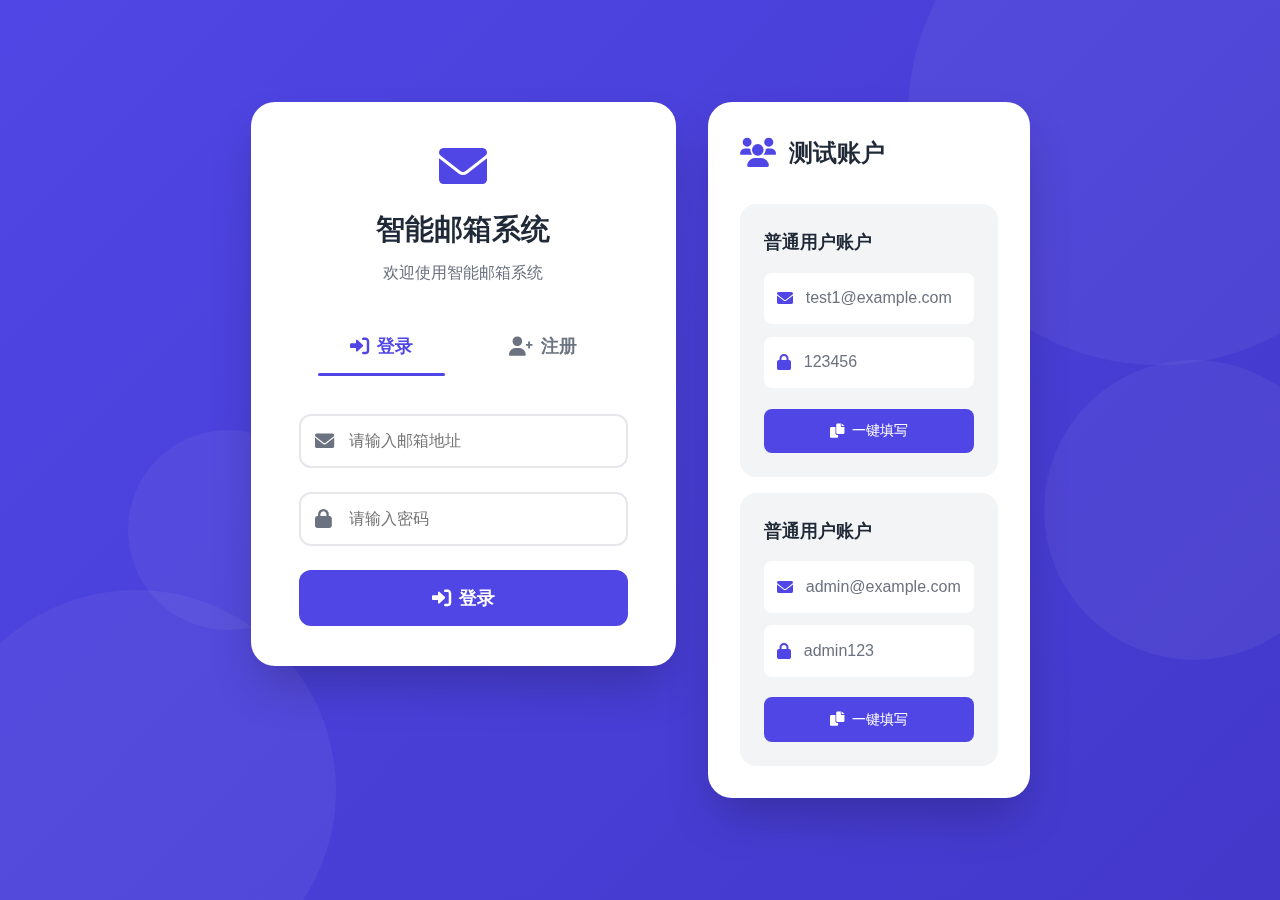
<file: 邮箱/index.html>
<!DOCTYPE html>
<html lang="zh">
<head>
    <meta charset="UTF-8">
    <meta name="viewport" content="width=device-width, initial-scale=1.0">
    <title>智能邮箱系统</title>
    <link rel="stylesheet" href="css/style.css">
    <link href="https://cdn.bootcdn.net/ajax/libs/font-awesome/6.0.0/css/all.min.css" rel="stylesheet">
</head>
<body>
    <div class="login-container">
        <!-- 背景动画 -->
        <div class="background-shapes">
            <div class="shape shape-1"></div>
            <div class="shape shape-2"></div>
            <div class="shape shape-3"></div>
            <div class="shape shape-4"></div>
        </div>
        
        <!-- 主登录区域 -->
        <div class="auth-container">
            <div class="login-box">
                <!-- 品牌区域 -->
                <div class="brand">
                    <i class="fas fa-envelope"></i>
                    <h1>智能邮箱系统</h1>
                    <p>欢迎使用智能邮箱系统</p>
                </div>

                <!-- 标签切换 -->
                <div class="tabs">
                    <button class="tab-btn active" data-form="login">
                        <i class="fas fa-sign-in-alt"></i>
                        登录
                    </button>
                    <button class="tab-btn" data-form="register">
                        <i class="fas fa-user-plus"></i>
                        注册
                    </button>
                </div>

                <!-- 表单容器 -->
                <div class="form-container">
                    <!-- 登录表单 -->
                    <form id="loginForm" class="form-active">
                        <div class="input-group">
                            <div class="input-icon">
                                <input type="email" id="loginEmail" placeholder="请输入邮箱地址" required>
                                <i class="fas fa-envelope"></i>
                            </div>
                        </div>
                        <div class="input-group">
                            <div class="input-icon">
                                <input type="password" id="loginPassword" placeholder="请输入密码" required>
                                <i class="fas fa-lock"></i>
                            </div>
                        </div>
                        <button type="submit" class="login-btn">
                            <i class="fas fa-sign-in-alt"></i>
                            登录
                        </button>
                    </form>

                    <!-- 注册表单 -->
                    <form id="registerForm">
                        <div class="input-group">
                            <div class="input-icon">
                                <input type="email" id="registerEmail" placeholder="请输入邮箱地址" required>
                                <i class="fas fa-envelope"></i>
                            </div>
                        </div>
                        <div class="input-group">
                            <div class="input-icon">
                                <input type="password" id="registerPassword" placeholder="请输入密码" required>
                                <i class="fas fa-lock"></i>
                            </div>
                            <div class="password-strength" style="display: none;">
                                密码强度：<span class="strength-text"></span>
                            </div>
                        </div>
                        <div class="input-group">
                            <div class="input-icon">
                                <input type="password" id="confirmPassword" placeholder="请确认密码" required>
                                <i class="fas fa-lock"></i>
                            </div>
                        </div>
                        <div class="password-tips">
                            <div class="tips-header">
                                <i class="fas fa-info-circle"></i>
                                密码要求：
                            </div>
                            <ul>
                                <li><i class="fas fa-check"></i> 至少6个字符</li>
                                <li><i class="fas fa-check"></i> 包含数字和字母</li>
                                <li><i class="fas fa-check"></i> 不能包含特殊字符</li>
                            </ul>
                        </div>
                        <button type="submit" class="login-btn">
                            <i class="fas fa-user-plus"></i>
                            注册
                        </button>
                    </form>
                </div>
            </div>

            <!-- 测试账户信息 -->
            <div class="test-accounts">
                <div class="test-accounts-box">
                    <h2>
                        <i class="fas fa-users"></i>
                        测试账户
                    </h2>
                    <div class="account">
                        <h3>普通用户账户</h3>
                        <div class="account-info">
                            <div class="info-item">
                                <i class="fas fa-envelope"></i>
                                <span>test1@example.com</span>
                            </div>
                            <div class="info-item">
                                <i class="fas fa-lock"></i>
                                <span>123456</span>
                            </div>
                            <button class="copy-btn" data-email="test1@example.com" data-password="123456">
                                <i class="fas fa-copy"></i>
                                一键填写
                            </button>
                        </div>
                    </div>
                    <div class="account">
                        <h3>普通用户账户</h3>
                        <div class="account-info">
                            <div class="info-item">
                                <i class="fas fa-envelope"></i>
                                <span>admin@example.com</span>
                            </div>
                            <div class="info-item">
                                <i class="fas fa-lock"></i>
                                <span>admin123</span>
                            </div>
                            <button class="copy-btn" data-email="admin@example.com" data-password="admin123">
                                <i class="fas fa-copy"></i>
                                一键填写
                            </button>
                        </div>
                    </div>
                </div>
            </div>
        </div>
    </div>
    <script src="js/login.js"></script>
</body>
</html>
</file>
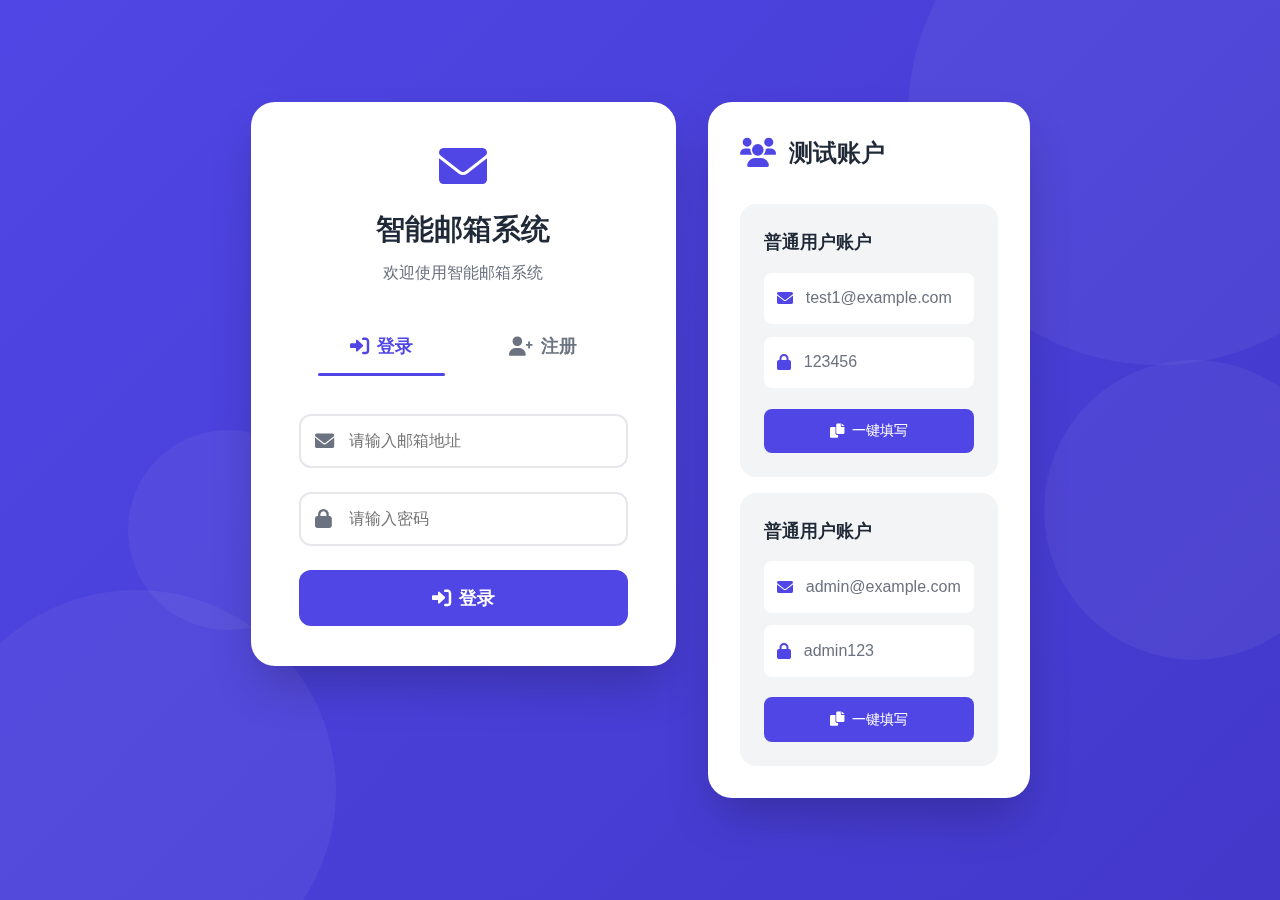
<file: 邮箱/dashboard.html>
<!DOCTYPE html>
<html lang="zh">
<head>
    <meta charset="UTF-8">
    <meta name="viewport" content="width=device-width, initial-scale=1.0">
    <title>智能邮箱系统</title>
    <link rel="stylesheet" href="css/dashboard.css">
    <link href="https://cdn.bootcdn.net/ajax/libs/remixicon/3.5.0/remixicon.min.css" rel="stylesheet">
</head>
<body>
    <div class="dashboard-container">
        <nav class="sidebar">
            <div class="user-info">
                <i class="ri-user-3-line"></i>
                <span id="userEmail">用户邮箱</span>
            </div>
            <ul class="nav-links">
                <li class="active" data-folder="inbox">
                    <i class="ri-inbox-line"></i>
                    收件箱
                </li>
                <li data-folder="sent">
                    <i class="ri-send-plane-line"></i>
                    已发送
                </li>
                <li data-folder="normal">
                    <i class="ri-mail-check-line"></i>
                    正常邮件
                </li>
                <li data-folder="spam">
                    <i class="ri-spam-2-line"></i>
                    垃圾邮件
                </li>
            </ul>
            <button id="logoutBtn" class="logout-btn">
                <i class="ri-logout-box-line"></i>
                退出登录
            </button>
        </nav>
        <main class="main-content">
            <div class="email-list">
                <div class="email-list-header">
                    <h2>收件箱</h2>
                    <button id="composeBtn" class="compose-btn">
                        <i class="ri-add-line"></i>
                        写邮件
                    </button>
                </div>
                <div id="emailList">
                    <!-- 邮件列表将通过JavaScript动态生成 -->
                </div>
            </div>
            <div class="email-content" id="emailContent">
                <!-- 邮件内容将通过JavaScript动态生成 -->
            </div>
        </main>
    </div>

    <!-- 写邮件的弹窗 -->
    <div class="modal" id="composeModal">
        <div class="modal-content">
            <h2>
                <i class="ri-mail-send-line"></i>
                写邮件
            </h2>
            <form id="composeForm">
                <div class="recipient-select">
                    <select id="recipientEmail" required>
                        <option value="">选择收件人</option>
                    </select>
                    <i class="ri-user-search-line"></i>
                </div>
                <div class="input-group">
                    <input type="text" id="emailSubject" placeholder="主题" required>
                </div>
                <div class="input-group">
                    <textarea id="emailBody" placeholder="邮件内容" required></textarea>
                </div>
                <div class="modal-buttons">
                    <button type="submit" class="send-btn">
                        <i class="ri-send-plane-line"></i>
                        发送
                    </button>
                    <button type="button" class="cancel-btn" id="cancelCompose">
                        <i class="ri-close-line"></i>
                        取消
                    </button>
                </div>
            </form>
        </div>
    </div>

    <script src="js/dashboard.js"></script>
</body>
</html>
</file>
<file: 邮箱/css/style.css>
/* 全局样式 */
:root {
    --primary: #4F46E5;
    --primary-dark: #4338CA;
    --primary-light: #818CF8;
    --secondary: #6B7280;
    --success: #059669;
    --danger: #DC2626;
    --warning: #D97706;
    --background: #F3F4F6;
    --surface: #FFFFFF;
    --text: #1F2937;
    --text-secondary: #6B7280;
    --border: #E5E7EB;
}

* {
    margin: 0;
    padding: 0;
    box-sizing: border-box;
}

body {
    font-family: 'Segoe UI', 'Microsoft YaHei', sans-serif;
    min-height: 100vh;
    line-height: 1.6;
    color: var(--text);
    background: var(--background);
}

/* 登录页面样式 */
.login-container {
    display: flex;
    justify-content: center;
    align-items: center;
    min-height: 100vh;
    padding: 20px;
    background: linear-gradient(135deg, var(--primary) 0%, var(--primary-dark) 100%);
    position: relative;
    overflow: hidden;
}

/* 背景动画 */
.background-shapes {
    position: absolute;
    top: 0;
    left: 0;
    width: 100%;
    height: 100%;
    overflow: hidden;
    z-index: 0;
}

.shape {
    position: absolute;
    background: rgba(255, 255, 255, 0.05);
    border-radius: 50%;
    animation: float 20s infinite;
}

.shape-1 {
    width: 500px;
    height: 500px;
    top: -15%;
    right: -10%;
    animation-delay: -5s;
}

.shape-2 {
    width: 400px;
    height: 400px;
    bottom: -10%;
    left: -5%;
    animation-delay: -10s;
}

.shape-3 {
    width: 300px;
    height: 300px;
    top: 40%;
    right: -5%;
    animation-delay: -15s;
}

.shape-4 {
    width: 200px;
    height: 200px;
    bottom: 30%;
    left: 10%;
    animation-delay: -20s;
}

@keyframes float {
    0%, 100% {
        transform: translate(0, 0) rotate(0deg);
    }
    25% {
        transform: translate(10%, 10%) rotate(90deg);
    }
    50% {
        transform: translate(5%, -5%) rotate(180deg);
    }
    75% {
        transform: translate(-10%, 5%) rotate(270deg);
    }
}

.login-box {
    background: var(--surface);
    padding: 2.5rem 3rem;
    border-radius: 24px;
    box-shadow: 0 25px 50px -12px rgba(0, 0, 0, 0.25);
    width: 100%;
    max-width: 460px;
    position: relative;
    z-index: 1;
    backdrop-filter: blur(20px);
    overflow: hidden;
}

/* 品牌区域样式 */
.brand {
    text-align: center;
    margin-bottom: 2rem;
}

.brand i {
    font-size: 3rem;
    color: var(--primary);
    margin-bottom: 1rem;
    display: inline-block;
    animation: bounce 2s infinite;
}

.brand h1 {
    font-size: 1.8rem;
    color: var(--text);
    margin-bottom: 0.5rem;
}

.brand p {
    color: var(--text-secondary);
    font-size: 1rem;
}

@keyframes bounce {
    0%, 100% {
        transform: translateY(0);
    }
    50% {
        transform: translateY(-10px);
    }
}

/* 标签切换样式 */
.tabs {
    display: flex;
    justify-content: center;
    margin-bottom: 2.5rem;
    position: relative;
    gap: 2rem;
}

.tab-btn {
    padding: 1rem 2rem;
    border: none;
    background: none;
    color: var(--text-secondary);
    font-size: 1.1rem;
    font-weight: 600;
    cursor: pointer;
    transition: all 0.3s ease;
    position: relative;
    display: flex;
    align-items: center;
    gap: 0.5rem;
}

.tab-btn i {
    font-size: 1.2rem;
}

.tab-btn::after {
    content: '';
    position: absolute;
    bottom: -2px;
    left: 0;
    width: 100%;
    height: 3px;
    background: var(--primary);
    transform: scaleX(0);
    transition: transform 0.3s ease;
    border-radius: 3px;
}

.tab-btn:hover {
    color: var(--primary);
}

.tab-btn.active {
    color: var(--primary);
}

.tab-btn.active::after {
    transform: scaleX(1);
}

/* 表单样式 */
.form-container {
    position: relative;
}

.input-group {
    margin-bottom: 1.5rem;
}

.input-icon {
    position: relative;
}

.input-icon i {
    position: absolute;
    left: 1rem;
    top: 50%;
    transform: translateY(-50%);
    color: var(--text-secondary);
    font-size: 1.2rem;
    transition: all 0.3s ease;
}

.input-icon input {
    width: 100%;
    padding: 1rem 1rem 1rem 3rem;
    border: 2px solid var(--border);
    border-radius: 12px;
    font-size: 1rem;
    transition: all 0.3s ease;
    background: var(--surface);
    color: var(--text);
}

.input-icon input:focus {
    outline: none;
    border-color: var(--primary);
    box-shadow: 0 0 0 4px rgba(79, 70, 229, 0.1);
}

.input-icon input:focus + i {
    color: var(--primary);
}

/* 密码强度提示 */
.password-strength {
    margin-top: 0.8rem;
    padding: 0.8rem;
    border-radius: 8px;
    font-size: 0.9rem;
    text-align: center;
    transition: all 0.3s ease;
}

.password-strength.strength-1 {
    background: rgba(220, 38, 38, 0.1);
    color: var(--danger);
}

.password-strength.strength-2 {
    background: rgba(217, 119, 6, 0.1);
    color: var(--warning);
}

.password-strength.strength-3 {
    background: rgba(5, 150, 105, 0.1);
    color: var(--success);
}

.password-tips {
    margin-top: 1rem;
    padding: 1rem;
    background: var(--background);
    border-radius: 12px;
    font-size: 0.9rem;
}

.tips-header {
    display: flex;
    align-items: center;
    gap: 0.5rem;
    color: var(--text-secondary);
    margin-bottom: 0.5rem;
}

.password-tips ul {
    list-style: none;
    margin-left: 0.5rem;
}

.password-tips li {
    display: flex;
    align-items: center;
    gap: 0.5rem;
    color: var(--text-secondary);
    margin: 0.5rem 0;
}

.password-tips li i {
    font-size: 0.8rem;
}

/* 按钮样式 */
.login-btn {
    width: 100%;
    padding: 1rem;
    background: var(--primary);
    color: white;
    border: none;
    border-radius: 12px;
    cursor: pointer;
    font-size: 1.1rem;
    font-weight: 600;
    transition: all 0.3s ease;
    display: flex;
    align-items: center;
    justify-content: center;
    gap: 0.5rem;
    overflow: hidden;
    position: relative;
}

.login-btn i {
    font-size: 1.2rem;
    transition: transform 0.3s ease;
}

.login-btn:hover {
    background: var(--primary-dark);
    transform: translateY(-2px);
    box-shadow: 0 10px 20px -10px rgba(79, 70, 229, 0.5);
}

.login-btn:hover i {
    transform: translateX(5px);
}

/* 错误提示样式 */
.error-message {
    margin-top: 0.5rem;
    padding: 0.8rem;
    border-radius: 8px;
    background: rgba(220, 38, 38, 0.1);
    color: var(--danger);
    font-size: 0.9rem;
    display: flex;
    align-items: center;
    gap: 0.5rem;
    animation: slideIn 0.3s ease;
}

.error-message i {
    font-size: 1.1rem;
}

@keyframes slideIn {
    from {
        opacity: 0;
        transform: translateY(-10px);
    }
    to {
        opacity: 1;
        transform: translateY(0);
    }
}

/* 响应式调整 */
@media (max-width: 480px) {
    .login-box {
        padding: 2rem;
    }

    .brand h1 {
        font-size: 1.5rem;
    }

    .tab-btn {
        padding: 0.8rem 1.5rem;
        font-size: 1rem;
    }

    .input-icon input {
        padding: 0.8rem 0.8rem 0.8rem 2.5rem;
    }

    .input-icon i {
        font-size: 1rem;
    }
}

/* 表单切换动画 */
form {
    opacity: 0;
    visibility: hidden;
    transform: translateX(30px);
    transition: all 0.5s cubic-bezier(0.4, 0, 0.2, 1);
    position: absolute;
    width: 100%;
}

form.form-active {
    opacity: 1;
    visibility: visible;
    transform: translateX(0);
    position: relative;
}

/* 主登录区域容器 */
.auth-container {
    display: flex;
    align-items: flex-start;
    gap: 2rem;
    position: relative;
    z-index: 1;
}

/* 测试账户样式 */
.test-accounts {
    background: var(--surface);
    padding: 2rem;
    border-radius: 24px;
    box-shadow: 0 25px 50px -12px rgba(0, 0, 0, 0.25);
    width: 360px;
    backdrop-filter: blur(20px);
}

.test-accounts-box h2 {
    display: flex;
    align-items: center;
    gap: 0.8rem;
    color: var(--text);
    font-size: 1.5rem;
    margin-bottom: 2rem;
}

.test-accounts-box h2 i {
    color: var(--primary);
    font-size: 1.8rem;
}

.account {
    background: var(--background);
    padding: 1.5rem;
    border-radius: 16px;
    margin-bottom: 1rem;
}

.account:last-child {
    margin-bottom: 0;
}

.account h3 {
    color: var(--text);
    font-size: 1.1rem;
    margin-bottom: 1rem;
}

.account-info {
    display: flex;
    flex-direction: column;
    gap: 0.8rem;
}

.info-item {
    display: flex;
    align-items: center;
    gap: 0.8rem;
    padding: 0.8rem;
    background: var(--surface);
    border-radius: 8px;
    color: var(--text-secondary);
}

.info-item i {
    color: var(--primary);
}

.copy-btn {
    display: flex;
    align-items: center;
    justify-content: center;
    gap: 0.5rem;
    width: 100%;
    padding: 0.8rem;
    margin-top: 0.5rem;
    background: var(--primary);
    color: white;
    border: none;
    border-radius: 8px;
    cursor: pointer;
    font-size: 0.9rem;
    font-weight: 500;
    transition: all 0.3s ease;
}

.copy-btn:hover {
    background: var(--primary-dark);
    transform: translateY(-2px);
    box-shadow: 0 8px 16px -8px rgba(79, 70, 229, 0.5);
}

/* 响应式调整 */
@media (max-width: 1024px) {
    .auth-container {
        flex-direction: column;
        align-items: center;
    }

    .test-accounts {
        width: 100%;
        max-width: 460px;
    }
}
</file>
<file: 邮箱/css/dashboard.css>
/* 仪表板全局样式 */
:root {
    --primary: #4F46E5;
    --primary-dark: #4338CA;
    --primary-light: #818CF8;
    --secondary: #6B7280;
    --success: #059669;
    --danger: #DC2626;
    --warning: #D97706;
    --background: #F3F4F6;
    --surface: #FFFFFF;
    --text: #1F2937;
    --text-secondary: #6B7280;
    --border: #E5E7EB;
}

* {
    margin: 0;
    padding: 0;
    box-sizing: border-box;
}

body {
    font-family: 'Segoe UI', 'Microsoft YaHei', sans-serif;
    background: var(--background);
    color: var(--text);
    line-height: 1.6;
    overflow: hidden;
}

/* 仪表板容器 */
.dashboard-container {
    display: flex;
    height: 100vh;
}

/* 侧边栏样式 */
.sidebar {
    width: 280px;
    background: var(--surface);
    border-right: 1px solid var(--border);
    display: flex;
    flex-direction: column;
    padding: 1.5rem;
}

/* 用户信息区域 */
.user-info {
    display: flex;
    align-items: center;
    gap: 1rem;
    padding: 1.2rem;
    background: linear-gradient(135deg, var(--primary) 0%, var(--primary-dark) 100%);
    border-radius: 16px;
    color: white;
    margin-bottom: 2rem;
}

.user-info i {
    font-size: 1.5rem;
    background: rgba(255, 255, 255, 0.2);
    padding: 0.8rem;
    border-radius: 12px;
}

.user-info span {
    font-size: 0.95rem;
    font-weight: 500;
    word-break: break-all;
}

/* 导航链接 */
.nav-links {
    list-style: none;
}

.nav-links li {
    display: flex;
    align-items: center;
    gap: 1rem;
    padding: 1rem 1.2rem;
    margin-bottom: 0.5rem;
    border-radius: 12px;
    cursor: pointer;
    transition: all 0.3s ease;
    color: var(--text-secondary);
    font-weight: 500;
}

.nav-links li i {
    font-size: 1.3rem;
}

.nav-links li:hover {
    background: var(--background);
    color: var(--primary);
}

.nav-links li.active {
    background: var(--primary);
    color: white;
}

/* 主内容区域 */
.main-content {
    flex: 1;
    display: flex;
    background: var(--surface);
    border-radius: 24px 0 0 24px;
    margin: 1rem 0 1rem 0;
    overflow: hidden;
}

/* 邮件列表区域 */
.email-list {
    width: 400px;
    border-right: 1px solid var(--border);
    display: flex;
    flex-direction: column;
}

.email-list-header {
    padding: 1.5rem;
    border-bottom: 1px solid var(--border);
    display: flex;
    justify-content: space-between;
    align-items: center;
}

.email-list-header h2 {
    font-size: 1.5rem;
    color: var(--text);
}

.compose-btn {
    display: flex;
    align-items: center;
    gap: 0.5rem;
    padding: 0.8rem 1.5rem;
    background: var(--primary);
    color: white;
    border: none;
    border-radius: 12px;
    cursor: pointer;
    font-weight: 500;
    transition: all 0.3s ease;
}

.compose-btn:hover {
    background: var(--primary-dark);
    transform: translateY(-2px);
    box-shadow: 0 8px 16px -8px rgba(79, 70, 229, 0.5);
}

/* 邮件列表 */
#emailList {
    flex: 1;
    overflow-y: auto;
}

.email-item {
    padding: 1.2rem;
    border-bottom: 1px solid var(--border);
    cursor: pointer;
    transition: all 0.3s ease;
    animation: slideIn 0.3s ease;
}

.email-item:hover {
    background: var(--background);
}

.email-item.active {
    background: rgba(79, 70, 229, 0.05);
    border-left: 3px solid var(--primary);
}

.email-item .email-header {
    display: flex;
    justify-content: space-between;
    margin-bottom: 0.5rem;
}

.email-item .from {
    font-weight: 600;
    color: var(--text);
}

.email-item .date {
    font-size: 0.85rem;
    color: var(--text-secondary);
}

.email-item .subject {
    color: var(--text);
    margin-bottom: 0.3rem;
    font-size: 0.95rem;
}

.email-item .preview {
    color: var(--text-secondary);
    font-size: 0.9rem;
    display: -webkit-box;
    -webkit-line-clamp: 2;
    -webkit-box-orient: vertical;
    overflow: hidden;
}

/* 邮件内容区域 */
.email-content {
    flex: 1;
    padding: 2rem;
    background: white;
    border-left: 1px solid var(--border);
    overflow-y: auto;
}

.email-content-header {
    margin-bottom: 2rem;
    padding-bottom: 1rem;
    border-bottom: 1px solid var(--border);
}

.email-content-header .subject {
    font-size: 1.5rem;
    color: var(--text);
    margin-bottom: 1rem;
}

.email-meta {
    display: flex;
    justify-content: space-between;
    align-items: center;
    color: var(--text-secondary);
    font-size: 0.9rem;
}

.contact-info {
    display: flex;
    align-items: center;
    gap: 0.5rem;
}

.contact-info .label {
    color: var(--text-secondary);
}

.contact-info .email {
    color: var(--primary);
}

.email-content-body {
    color: var(--text);
    line-height: 1.6;
}

.email-content-body p {
    margin-bottom: 1rem;
}

/* 写邮件弹窗 */
.modal {
    display: none;
    position: fixed;
    top: 0;
    left: 0;
    width: 100%;
    height: 100%;
    background: rgba(0, 0, 0, 0.5);
    backdrop-filter: blur(8px);
    z-index: 1000;
    animation: fadeIn 0.3s ease;
}

.modal.active {
    display: flex;
    align-items: center;
    justify-content: center;
}

.modal-content {
    background: var(--surface);
    width: 90%;
    max-width: 700px;
    border-radius: 24px;
    padding: 2rem;
    box-shadow: 0 25px 50px -12px rgba(0, 0, 0, 0.25);
    animation: slideUp 0.3s ease;
}

.modal-content h2 {
    display: flex;
    align-items: center;
    gap: 1rem;
    margin-bottom: 2rem;
    color: var(--text);
    font-size: 1.5rem;
}

.modal-content h2 i {
    color: var(--primary);
}

.compose-form input,
.compose-form textarea {
    width: 100%;
    padding: 1rem;
    margin-bottom: 1rem;
    border: 2px solid var(--border);
    border-radius: 12px;
    font-size: 1rem;
    transition: all 0.3s ease;
    background: var(--surface);
    color: var(--text);
}

.compose-form textarea {
    height: 300px;
    resize: vertical;
}

.compose-form input:focus,
.compose-form textarea:focus {
    outline: none;
    border-color: var(--primary);
    box-shadow: 0 0 0 4px rgba(79, 70, 229, 0.1);
}

.modal-buttons {
    display: flex;
    justify-content: flex-end;
    gap: 1rem;
    margin-top: 2rem;
}

.modal-buttons button {
    padding: 0.8rem 1.5rem;
    border: none;
    border-radius: 12px;
    cursor: pointer;
    font-weight: 500;
    transition: all 0.3s ease;
    display: flex;
    align-items: center;
    gap: 0.5rem;
}

.modal-buttons button[type="submit"] {
    background: var(--primary);
    color: white;
}

.modal-buttons button[type="submit"]:hover {
    background: var(--primary-dark);
    transform: translateY(-2px);
    box-shadow: 0 8px 16px -8px rgba(79, 70, 229, 0.5);
}

.modal-buttons .cancel-btn {
    background: var(--background);
    color: var(--text-secondary);
}

.modal-buttons .cancel-btn:hover {
    background: var(--border);
}

/* 动画 */
@keyframes slideIn {
    from {
        opacity: 0;
        transform: translateX(-20px);
    }
    to {
        opacity: 1;
        transform: translateX(0);
    }
}

@keyframes fadeIn {
    from {
        opacity: 0;
    }
    to {
        opacity: 1;
    }
}

@keyframes slideUp {
    from {
        opacity: 0;
        transform: translateY(20px);
    }
    to {
        opacity: 1;
        transform: translateY(0);
    }
}

/* 响应式设计 */
@media (max-width: 1024px) {
    .email-list {
        width: 320px;
    }
}

@media (max-width: 768px) {
    .dashboard-container {
        flex-direction: column;
    }

    .sidebar {
        width: 100%;
        padding: 1rem;
    }

    .nav-links {
        display: flex;
        overflow-x: auto;
        padding-bottom: 1rem;
    }

    .nav-links li {
        white-space: nowrap;
    }

    .main-content {
        margin: 0;
        border-radius: 0;
        flex-direction: column;
    }

    .email-list {
        width: 100%;
    }

    .modal-content {
        width: 95%;
        margin: 1rem;
        padding: 1.5rem;
    }
}

/* 退出登录按钮 */
.logout-btn {
    margin-top: auto;
    display: flex;
    align-items: center;
    gap: 0.8rem;
    padding: 1rem 1.2rem;
    background: rgba(220, 38, 38, 0.1);
    color: var(--danger);
    border: none;
    border-radius: 12px;
    cursor: pointer;
    font-size: 1rem;
    font-weight: 500;
    transition: all 0.3s ease;
    width: 100%;
}

.logout-btn i {
    font-size: 1.2rem;
}

.logout-btn:hover {
    background: var(--danger);
    color: white;
    transform: translateY(-2px);
    box-shadow: 0 8px 16px -8px rgba(220, 38, 38, 0.5);
}

/* 响应式调整 */
@media (max-width: 768px) {
    .logout-btn {
        margin: 1rem 0;
    }
}

.recipient-select {
    position: relative;
    margin-bottom: 1.5rem;
}

.recipient-select select {
    width: 100%;
    padding: 1rem;
    padding-right: 2.5rem;
    border: 2px solid var(--border);
    border-radius: 12px;
    font-size: 1rem;
    appearance: none;
    background: white;
    cursor: pointer;
    transition: all 0.3s ease;
    color: var(--text);
}

.recipient-select select:focus {
    outline: none;
    border-color: var(--primary);
    box-shadow: 0 0 0 3px rgba(66, 153, 225, 0.15);
}

.recipient-select select:hover {
    border-color: var(--primary-light);
}

.recipient-select i {
    position: absolute;
    right: 1rem;
    top: 50%;
    transform: translateY(-50%);
    color: var(--text-secondary);
    pointer-events: none;
    font-size: 1.2rem;
    transition: all 0.3s ease;
}

.recipient-select select:focus + i {
    color: var(--primary);
}

/* 下拉选项样式 */
.recipient-select select option {
    padding: 0.8rem;
    font-size: 1rem;
    color: var(--text);
    background: white;
}

.recipient-select select option:hover {
    background-color: var(--primary-light);
    color: white;
}

/* 写邮件表单样式 */
.modal-content .input-group {
    margin-bottom: 1.5rem;
}

.modal-content .input-group input,
.modal-content .input-group textarea {
    width: 100%;
    padding: 1rem;
    border: 2px solid var(--border);
    border-radius: 12px;
    font-size: 1rem;
    transition: all 0.3s ease;
    background: white;
    color: var(--text);
}

.modal-content .input-group textarea {
    min-height: 200px;
    resize: vertical;
}

.modal-content .input-group input:focus,
.modal-content .input-group textarea:focus {
    outline: none;
    border-color: var(--primary);
    box-shadow: 0 0 0 3px rgba(66, 153, 225, 0.15);
}

/* 发送按钮样式 */
.send-btn {
    background: var(--primary) !important;
    color: white !important;
    font-weight: 600 !important;
}

.send-btn:hover {
    background: var(--primary-dark) !important;
    transform: translateY(-2px);
    box-shadow: 0 8px 16px -8px rgba(79, 70, 229, 0.5);
}

/* 邮件列表项选中状态 */
.email-item.active {
    background: rgba(79, 70, 229, 0.1);
    border-left: 3px solid var(--primary);
}

/* 空状态提示 */
.no-emails {
    text-align: center;
    padding: 2rem;
    color: var(--text-secondary);
    font-size: 0.9rem;
}

/* 垃圾邮件样式 */
.email-item.spam {
    background: rgba(220, 38, 38, 0.05);
}

.email-item.spam .subject {
    display: flex;
    align-items: center;
    gap: 0.5rem;
    color: var(--danger);
}

.email-item.spam .subject i {
    font-size: 1.1rem;
}

.email-item.spam:hover {
    background: rgba(220, 38, 38, 0.1);
}

/* 导航栏垃圾邮件图标 */
.nav-links li[data-folder="spam"] {
    color: var(--danger);
}

.nav-links li[data-folder="spam"] i {
    color: var(--danger);
}

.nav-links li[data-folder="spam"]:hover,
.nav-links li[data-folder="spam"].active {
    background: rgba(220, 38, 38, 0.1);
}

/* 垃圾邮件标记 */
.spam-badge {
    display: inline-flex;
    align-items: center;
    gap: 0.3rem;
    padding: 0.3rem 0.6rem;
    background: rgba(220, 38, 38, 0.1);
    color: var(--danger);
    border-radius: 6px;
    font-size: 0.8rem;
    font-weight: 500;
}

.spam-badge i {
    font-size: 1rem;
}
</file>
